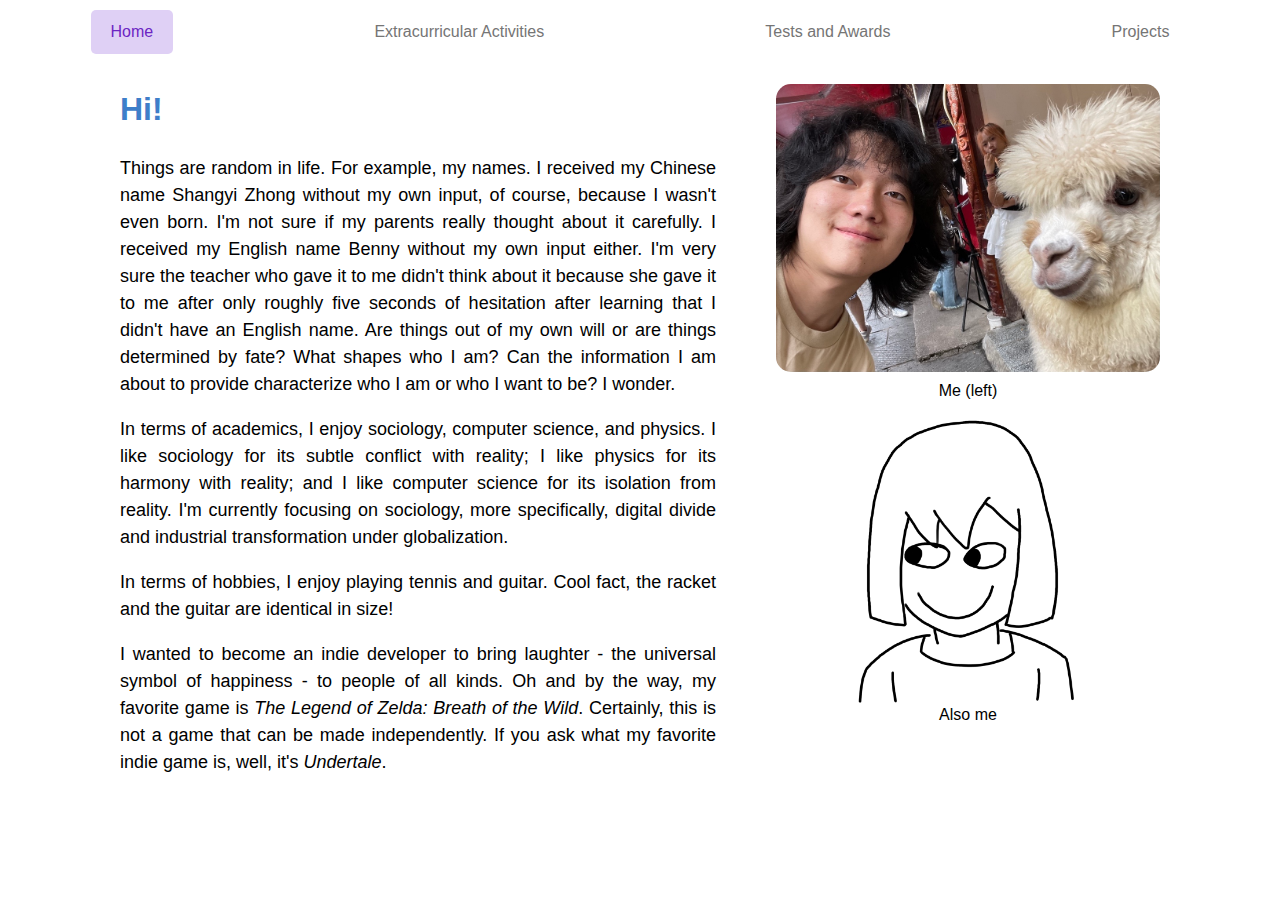
<file: index.html>
<!DOCTYPE html>
<html lang="en">
<head>
    <meta charset="UTF-8">
    <meta name="viewport" content="width=device-width, initial-scale=1.0">
    <title>Shangyi Zhong</title>
    <link rel="stylesheet" href="styles.css">
    <link rel="icon" type="image/x-icon" href="alsome.png">
</head>
<body>
    <nav class="navbar">
        <a href="index.html" class="active">Home</a>
        <a href="eca.html">Extracurricular Activities</a>
        <a href="awards.html">Tests and Awards</a>
        <a href="projects.html">Projects</a>
    </nav>

    <div class="container">
        

        <div class="r">
            <h1>Hi!</h1>
            <p>Things are random in life. For example, my names. I received my Chinese name Shangyi Zhong without my own input, of course, because I wasn't even born. I'm not sure if my parents really thought about it carefully. I received my English name Benny without my own input either. I'm very sure the teacher who gave it to me didn't think about it because she gave it to me after only roughly five seconds of hesitation after learning that I didn't have an English name. Are things out of my own will or are things determined by fate? What shapes who I am? Can the information I am about to provide characterize who I am or who I want to be? I wonder.</p>
            <p>In terms of academics, I enjoy sociology, computer science, and physics. I like sociology for its subtle conflict with reality; I like physics for its harmony with reality; and I like computer science for its isolation from reality. I'm currently focusing on sociology, more specifically, digital divide and industrial transformation under globalization.
            <p>In terms of hobbies, I enjoy playing tennis and guitar. Cool fact, the racket and the guitar are identical in size!</p> 
            <p>I wanted to become an indie developer to bring laughter - the universal symbol of happiness - to people of all kinds. Oh and by the way, my favorite game is <i>The Legend of Zelda: Breath of the Wild</i>. Certainly, this is not a game that can be made independently. If you ask what my favorite indie game is, well, it's <i>Undertale</i>.</p>
            
        </div>   
        <div class="l">
            <div class="rounded">
                <img src="me.png" alt="me" width="600">
                <figcaption>Me (left)</figcaption>
                <img src="alsome.png" alt="face" width="300" class="center">
                <figcaption>Also me</figcaption>
            </div>
        </div>
    </div>
</body>
</html>
</file>
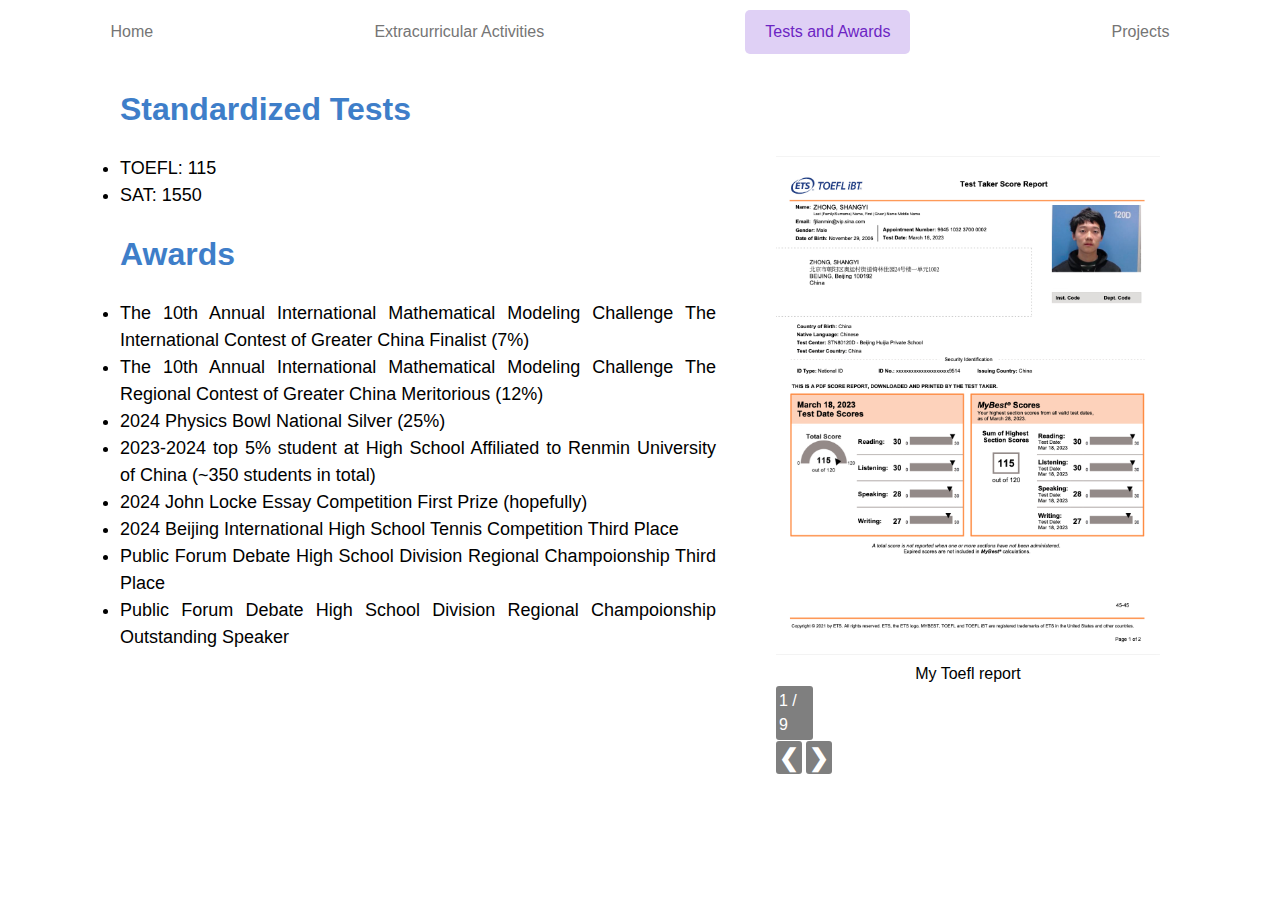
<file: awards.html>
<!DOCTYPE html>
<html lang="en">
<head>
    <meta charset="UTF-8">
    <meta name="viewport" content="width=device-width, initial-scale=1.0">
    <title>Shangyi Zhong</title>
    <link rel="stylesheet" href="styles.css">
    <script src="script.js"></script>
    <link rel="icon" type="image/x-icon" href="alsome.png">
</head>
<body>
    <nav class="navbar">
        <a href="index.html">Home</a>
        <a href="eca.html">Extracurricular Activities</a>
        <a href="awards.html" class="active">Tests and Awards</a>
        <a href="projects.html">Projects</a>
    </nav>
    <div class="container">
        <div class="r">
            <h1>Standardized Tests</h1>
            <ul>
                <li>TOEFL: 115</li>
                <li>SAT: 1550</li>
            </ul>
            <h1>Awards</h1>
            <ul>
                <li>The 10th Annual International Mathematical Modeling Challenge The International Contest of Greater China Finalist (7%)</li>
                <li>The 10th Annual International Mathematical Modeling Challenge The Regional Contest of Greater China Meritorious (12%)</li>
                <li>2024 Physics Bowl National Silver (25%)</li>
                <li>2023-2024 top 5% student at High School Affiliated to Renmin University of China (~350 students in total)</li>
                <li>2024 John Locke Essay Competition First Prize (hopefully)</li>
                <li>2024 Beijing International High School Tennis Competition Third Place</li>
                <li>Public Forum Debate High School Division Regional Champoionship Third Place</li>
                <li>Public Forum Debate High School Division Regional Champoionship Outstanding Speaker</li>
            </ul>
        </div>
        <div class="l">
            <br><br><br>
            <div id="slider">
                <div class="slide">
                    <img src="tf.png" alt="My Toefl report">
                    <figcaption>My Toefl report</figcaption>
                </div>
                <div class="slide">
                    <img src="sat.png" alt="My SAT report">
                    <figcaption>My SAT report</figcaption>
                </div>
                <div class="slide">
                    <img src="immc1.png" alt="The 10th Annual International Mathematical Modeling Challenge The International Contest of Greater China Finalist (7%)">
                    <figcaption>The 10th Annual International Mathematical Modeling Challenge The International Contest of Greater China Finalist (7%)</figcaption>
                </div>
                <div class="slide">
                    <img src="immc2.png" alt="The 10th Annual International Mathematical Modeling Challenge The Regional Contest of Greater China Meritorious (12%)">
                    <figcaption>The 10th Annual International Mathematical Modeling Challenge The Regional Contest of Greater China Meritorious (12%)</figcaption>
                </div>
                <div class="slide">
                    <img src="pb.png" alt="2024 Physics Bowl National Silver (25%)">
                    <figure>2024 Physics Bowl National Silver (25%)</figure>
                </div>
                <div class="slide">
                    <img src="top.png" alt="2023-2024 top 5% student at High School Affiliated to Renmin University of China (~350 students in total)">
                    <figcaption>2023-2024 top 5% student at High School Affiliated to Renmin University of China (~350 students in total)</figcaption>
                </div>
                <div class="slide">
                    <img src="tennis.jpg" alt="2024 Beijing International High School Tennis Competition Third Place">
                    <figcaption>2024 Beijing International High School Tennis Competition Third Place</figcaption>
                </div>
                <div class="slide">
                    <img src="3.jpg" alt="Public Forum Debate High School Division Regional Champoionship Third Place">
                    <figcaption>Public Forum Debate High School Division Regional Champoionship Third Place</figcaption>
                </div>
                <div class="slide">
                    <img src="speaker.jpg" alt="Public Forum Debate High School Division Regional Champoionship Outstanding Speaker">
                    <figcaption>Public Forum Debate High School Division Regional Champoionship Outstanding Speaker</figcaption>
                </div>
                
            </div>
            <div class="sequence-display" id="sequence">1 / 8</div>
            <a class="prev" onclick="changeSlides(-1)">❮</a>
            <a class="next" onclick="changeSlides(1)">❯</a>
        </div>
    </div>
</body>
</html>
</file>
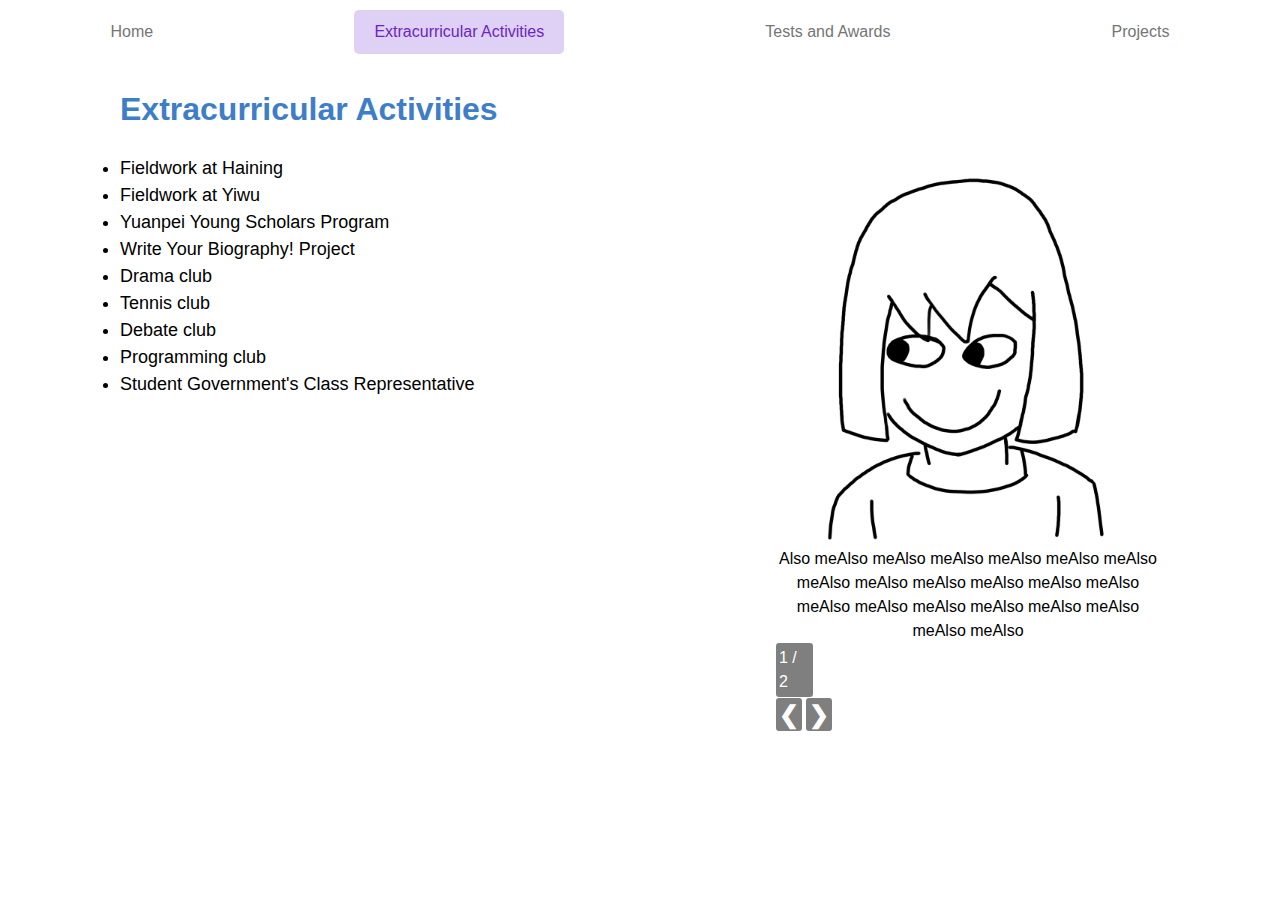
<file: eca.html>
<!DOCTYPE html>
<html lang="en">
<head>
    <meta charset="UTF-8">
    <meta name="viewport" content="width=device-width, initial-scale=1.0">
    <title>Shangyi Zhong</title>
    <link rel="stylesheet" href="styles.css">
    <script src="script.js"></script>
    <link rel="icon" type="image/x-icon" href="alsome.png">
</head>
<body>
    <nav class="navbar">
        <a href="index.html">Home</a>
        <a href="eca.html" class="active">Extracurricular Activities</a>
        <a href="awards.html">Tests and Awards</a>
        <a href="projects.html">Projects</a>
    </nav>
    <div class="container">
        <div class="r">
        <h1>Extracurricular Activities</h1>
        <ul>
            <li>Fieldwork at Haining</li>
            <li>Fieldwork at Yiwu</li>
            <li>Yuanpei Young Scholars Program</li>
            <li>Write Your Biography! Project</li>
            <li>Drama club</li>
            <li>Tennis club</li>
            <li>Debate club</li>
            <li>Programming club</li>
            <li>Student Government's Class Representative</li>
        </ul>
        </div>
        
        <div class="l">
            <br><br><br>
            <div id="slider">
                <div class="slide">
                    <img src="alsome.png" alt="Also me">
                    <figcaption>Also meAlso meAlso meAlso meAlso meAlso meAlso meAlso meAlso meAlso meAlso meAlso meAlso meAlso meAlso meAlso meAlso meAlso meAlso meAlso meAlso</figcaption>
                </div>
                <div class="slide">
                    <img src="me.png" alt="Me (left)">
                    <figcaption>me</figcaption>
                </div>
            </div>
            <div class="sequence-display" id="sequence">1 / 2</div>
            <a class="prev" onclick="changeSlides(-1)">❮</a>
            <a class="next" onclick="changeSlides(1)">❯</a>
        </div>
    </div>
</body>
</html>
</file>
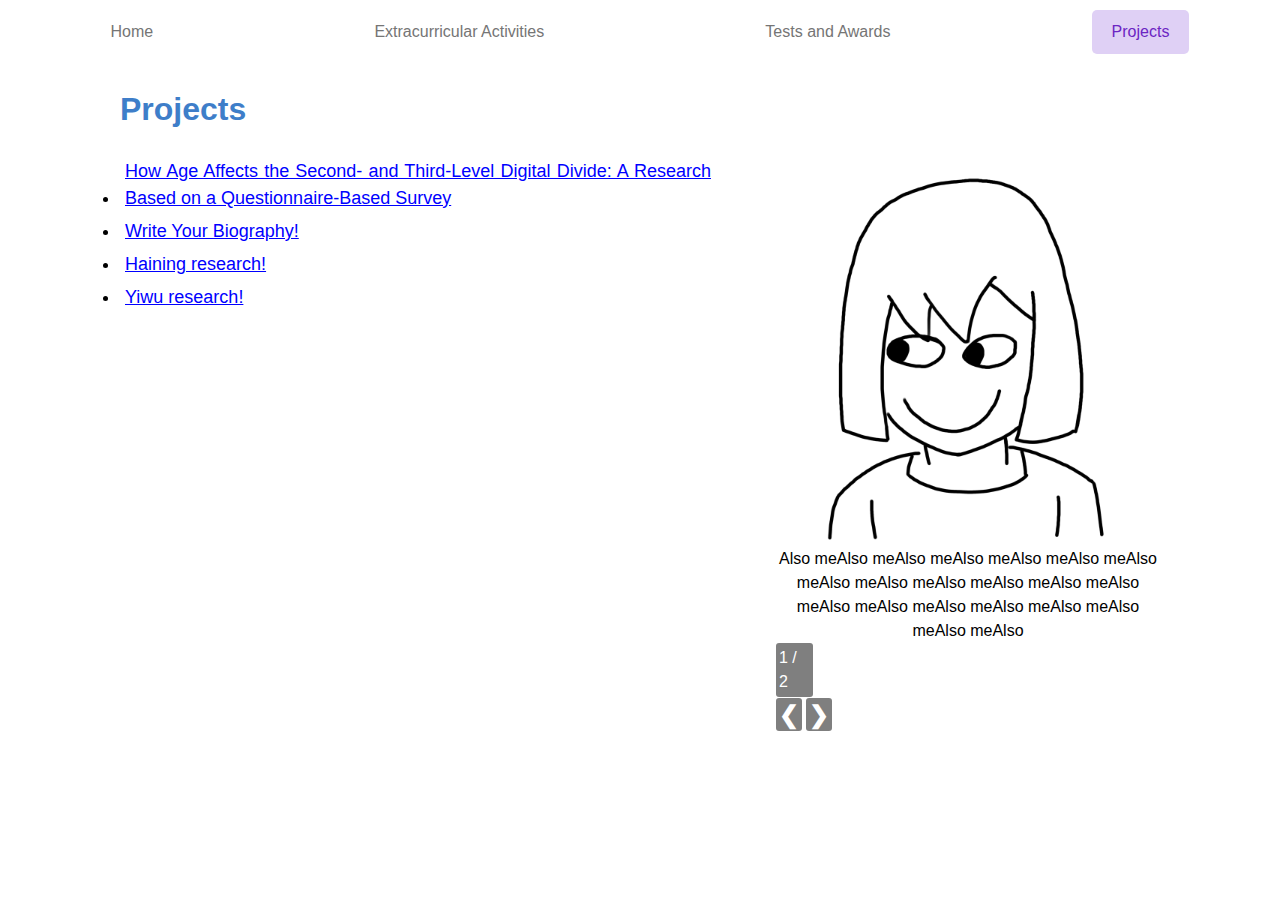
<file: projects.html>
<!DOCTYPE html>
<html lang="en">
<head>
    <meta charset="UTF-8">
    <meta name="viewport" content="width=device-width, initial-scale=1.0">
    <title>Shangyi Zhong</title>
    <link rel="stylesheet" href="styles.css">
    <script src="script.js"></script>
    <link rel="icon" type="image/x-icon" href="alsome.png">
</head>
<body>
    <nav class="navbar">
        <a href="index.html">Home</a>
        <a href="eca.html">Extracurricular Activities</a>
        <a href="awards.html">Tests and Awards</a>
        <a href="projects.html" class="active">Projects</a>
    </nav>

    <div class="container">
        <div class="r">
            <h1>Projects</h1>
            <ul>
                <li><a href="digital.html">How Age Affects the Second- and Third-Level Digital Divide: A Research Based on a Questionnaire-Based Survey</a></li>
                <li><a href="bio.html">Write Your Biography!</a></li>
                <li><a href="haining.html">Haining research!</a></li>
                <li><a href="yiwu.html">Yiwu research!</a></li>
            </ul>
            
        </div>
        <div class="l">
            <br><br><br>
            <div id="slider">
                <div class="slide">
                    <img src="alsome.png" alt="Also me">
                    <figcaption>Also meAlso meAlso meAlso meAlso meAlso meAlso meAlso meAlso meAlso meAlso meAlso meAlso meAlso meAlso meAlso meAlso meAlso meAlso meAlso meAlso</figcaption>
                </div>
                <div class="slide">
                    <img src="me.png" alt="Me (left)">
                    <figcaption>me</figcaption>
                </div>
            </div>
            <div class="sequence-display" id="sequence">1 / 2</div>
            <a class="prev" onclick="changeSlides(-1)">❮</a>
            <a class="next" onclick="changeSlides(1)">❯</a>
        </div>
    </div>
</body>
</html>
</file>
<file: styles.css>
body {
    font-family: Arial, sans-serif;
    margin: 0;
    padding: 0;
    line-height: 1.5;
}

h1{
    color: rgb(62, 126, 201);
}

h2,h3,h4{
    color: rgb(101, 168, 239);
}

.navbar {
    display: flex;
    justify-content: space-around; /* Distribute items evenly */
    background-color: transparent /* #f2f2f2 */; 
    padding: 10px 0;
}

.navbar a {
    text-decoration: none;
    color: #757575;
    padding: 10px 20px;
}

.navbar a:hover {
    background-color: rgb(218, 232, 251);
    border-radius: 5px;
    color: rgb(44, 103, 188);
}

.navbar a.active {
    background-color: rgb(223, 208, 245);
    border-radius: 5px;
    color: rgb(108, 37, 195);
}

.container {
    display: flex; /* Use flexbox for layout */
    align-items:flex-start; /* Center vertically */
}

.l {
    max-width: 30%; /* Adjust image width */
    margin-right: 120px; /* Space between image and text */
    margin-left: 60px;
    margin-top: 20px;
}

.l img {
    max-width: 100%;
    
    /* box-shadow: 5px 5px 5px rgb(128, 128, 128); */
}

.rounded img {
    border-radius: 15px;
}

.l figcaption {
    text-align: center;
    /* font-size: large; */
}

.r {
    flex: 1; /* Allow paragraph to grow */
    margin-left: 120px;
}

.r p {
    font-size: large;
    text-align: justify;
}

.r li {
    font-size: large;
    text-align: justify;
}

.r img {
    display: block;
    margin-left: auto;
    margin-right: auto;
    
}

.pjl {
    margin-left: 120px;
    margin-right: 120px;
    text-align: justify;
}

.pjl ul {
    font-size: x-large;
}

.ddd {
    margin-left: 300px;
    margin-right: 300px;
    font-family: 'Times New Roman', Times, serif;
    text-align: justify;
}

.tb {
    border:1px solid black;
    border-collapse: collapse;
    border-left: none;
    border-right: none;
}

.tb th {
    border:1px solid black;
    border-collapse: collapse;
    border-left: none;
    border-right: none;
}

.tb td {
    border-left: none;
    border-right: none;
}

.ddd img {
    max-width: 100%;
    text-align: center;
}

.ddd figcaption {
    text-align: center;
}

.center {
    display: block;
    margin-left: auto;
    margin-right: auto;
    /* width: 50%; */
}

.tb2{
    border:1px solid black;
    border-collapse: collapse;
    border-left: none;
    border-right: none;
}

.tb2 th {
    border:1px solid black;
    border-collapse: collapse;
    border-left: none;
    border-right: none;
}

.tb2 td {
    border:1px solid black;
    border-collapse: collapse;
    border-left: none;
    border-right: none;
}

.r ul {
    padding: 0;
    font-size: large;
    line-height: 1.5;
}

.r ul li a {
    text-decoration: none; /* Remove underline */
    color: blue; /* Same as navbar */
    padding: 3px 5px; /* Same padding as navbar */
    text-decoration: underline;
    display: inline-block; /* Ensure padding covers the entire clickable area */
    
}

.r ul li a:hover {
    background-color: rgb(218, 232, 251); /* Hover background color */
    border-radius: 3px; /* Rounded corners like navbar */
    color: rgb(44, 103, 188); /* Change text color on hover */
}

/* Container for the slider */
#slider {
    max-width: 100%;
    overflow: hidden;
    position: relative; /* Necessary for positioning arrows within the slider */
    margin: 0 auto; /* Centers the slider horizontally */
}

/* Each slide */
.slide {
    max-width: 100%;
    float: left;
    position: relative;
}

.slide img {
    width: 100%;
    height: 100%;
}

/* Styling for the navigation arrows */
.prev, .next {
    cursor: pointer;
    position: relative;
    top: 50%; /* Centers vertically */
    width: auto;
    padding: 3px;
    margin-top: -22px; /* Offset to perfectly center vertically */
    color: white;
    font-weight: bold;
    font-size: 24px;
    user-select: none;
    background-color: rgba(0, 0, 0, 0.5); /* Transparent background for arrows */
    border-radius: 3px;
    transition: background-color 0.3s ease; /* Smooth transition */
    z-index: 10; /* Ensures arrows are on top of images */
}

.prev {
    left: 0;
    border-radius: 3px 3px 3px 3px;
}

.next {
    right: 0;
    border-radius: 3px 3px 3px 3px;
}

/* Hover effect for arrows */
.prev:hover, .next:hover {
    background-color: rgba(0, 0, 0, 0.8); /* Darker background on hover */
}

/* Sequence display */
.sequence-display {
    position: relative;
    bottom: 0px; /* 10px from the bottom */
    left:0px; /* 10px from the left */
    color: white;
    background-color: rgba(0, 0, 0, 0.5); /* Semi-transparent background */
    padding: 3px 3px;
    font-size: 16px;
    border-radius: 3px;
    z-index: 20; /* Above the image */
    width: 8%;

}
</file>
